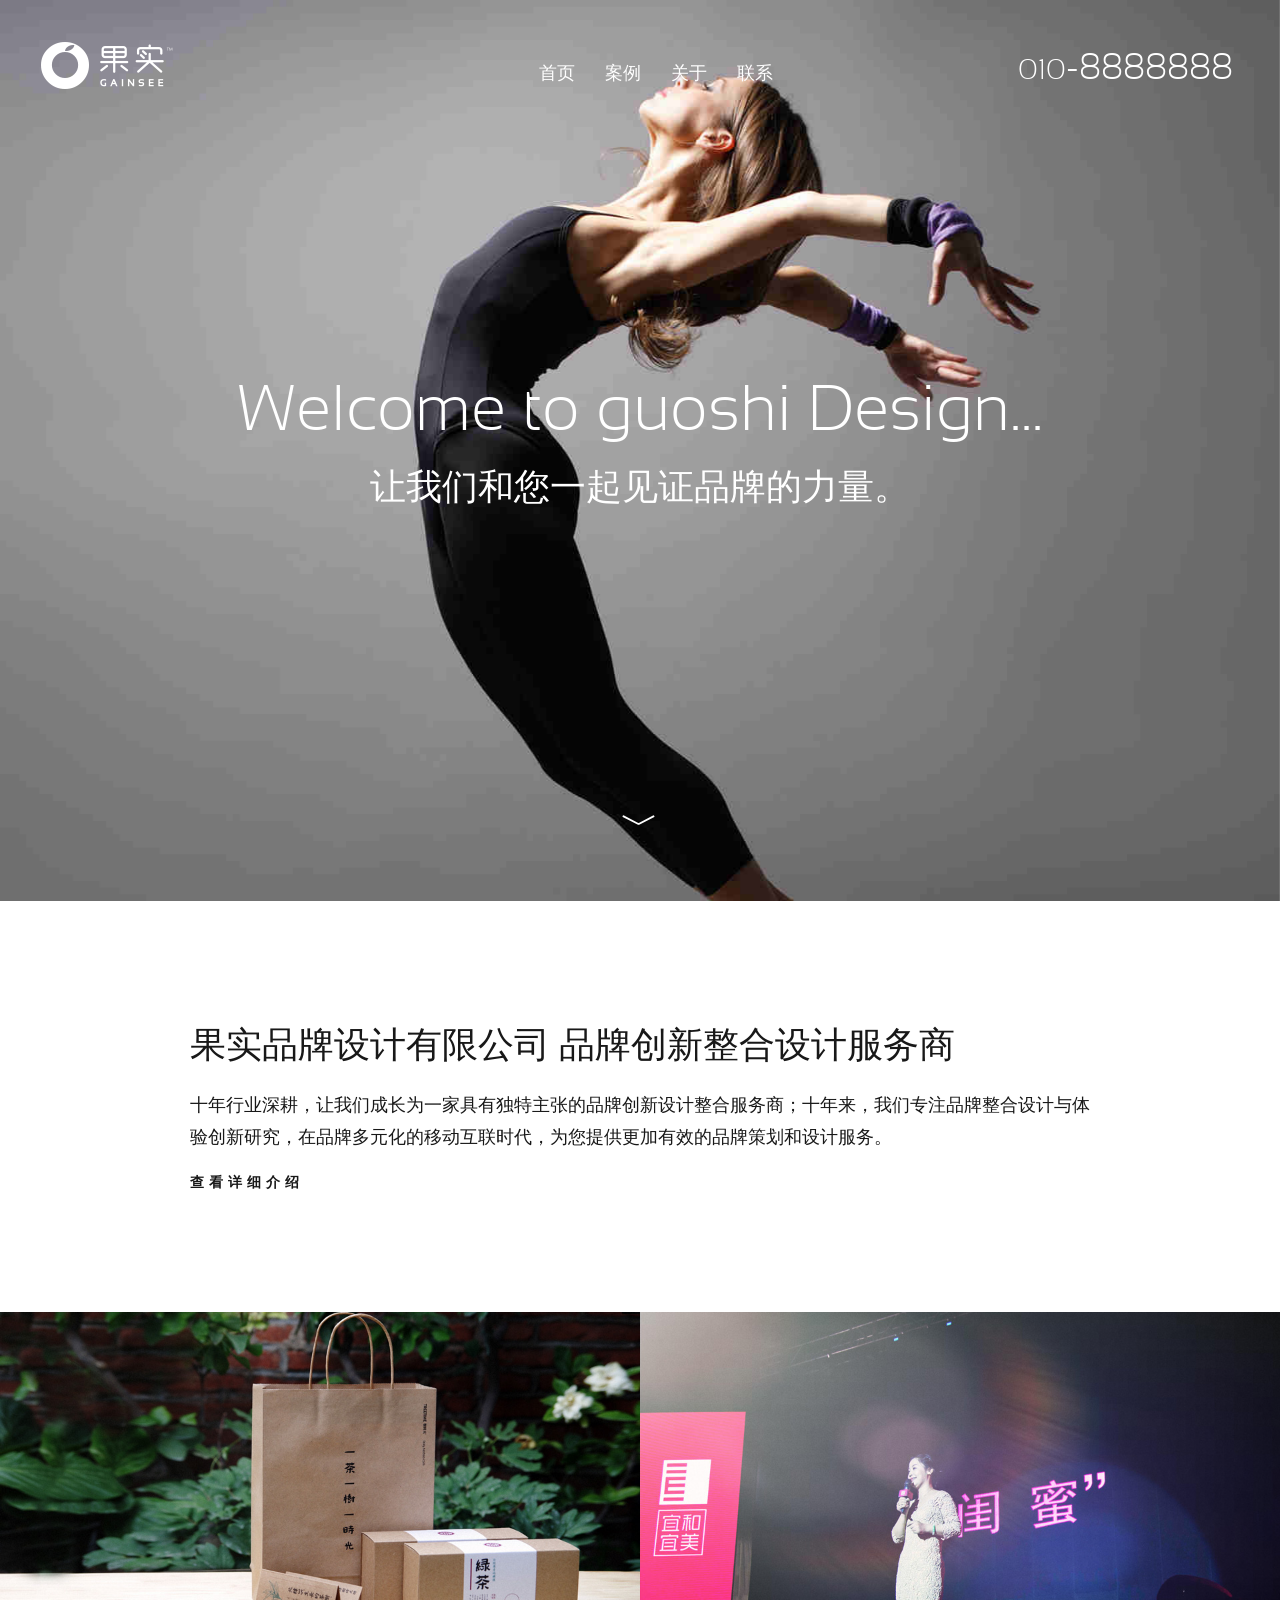
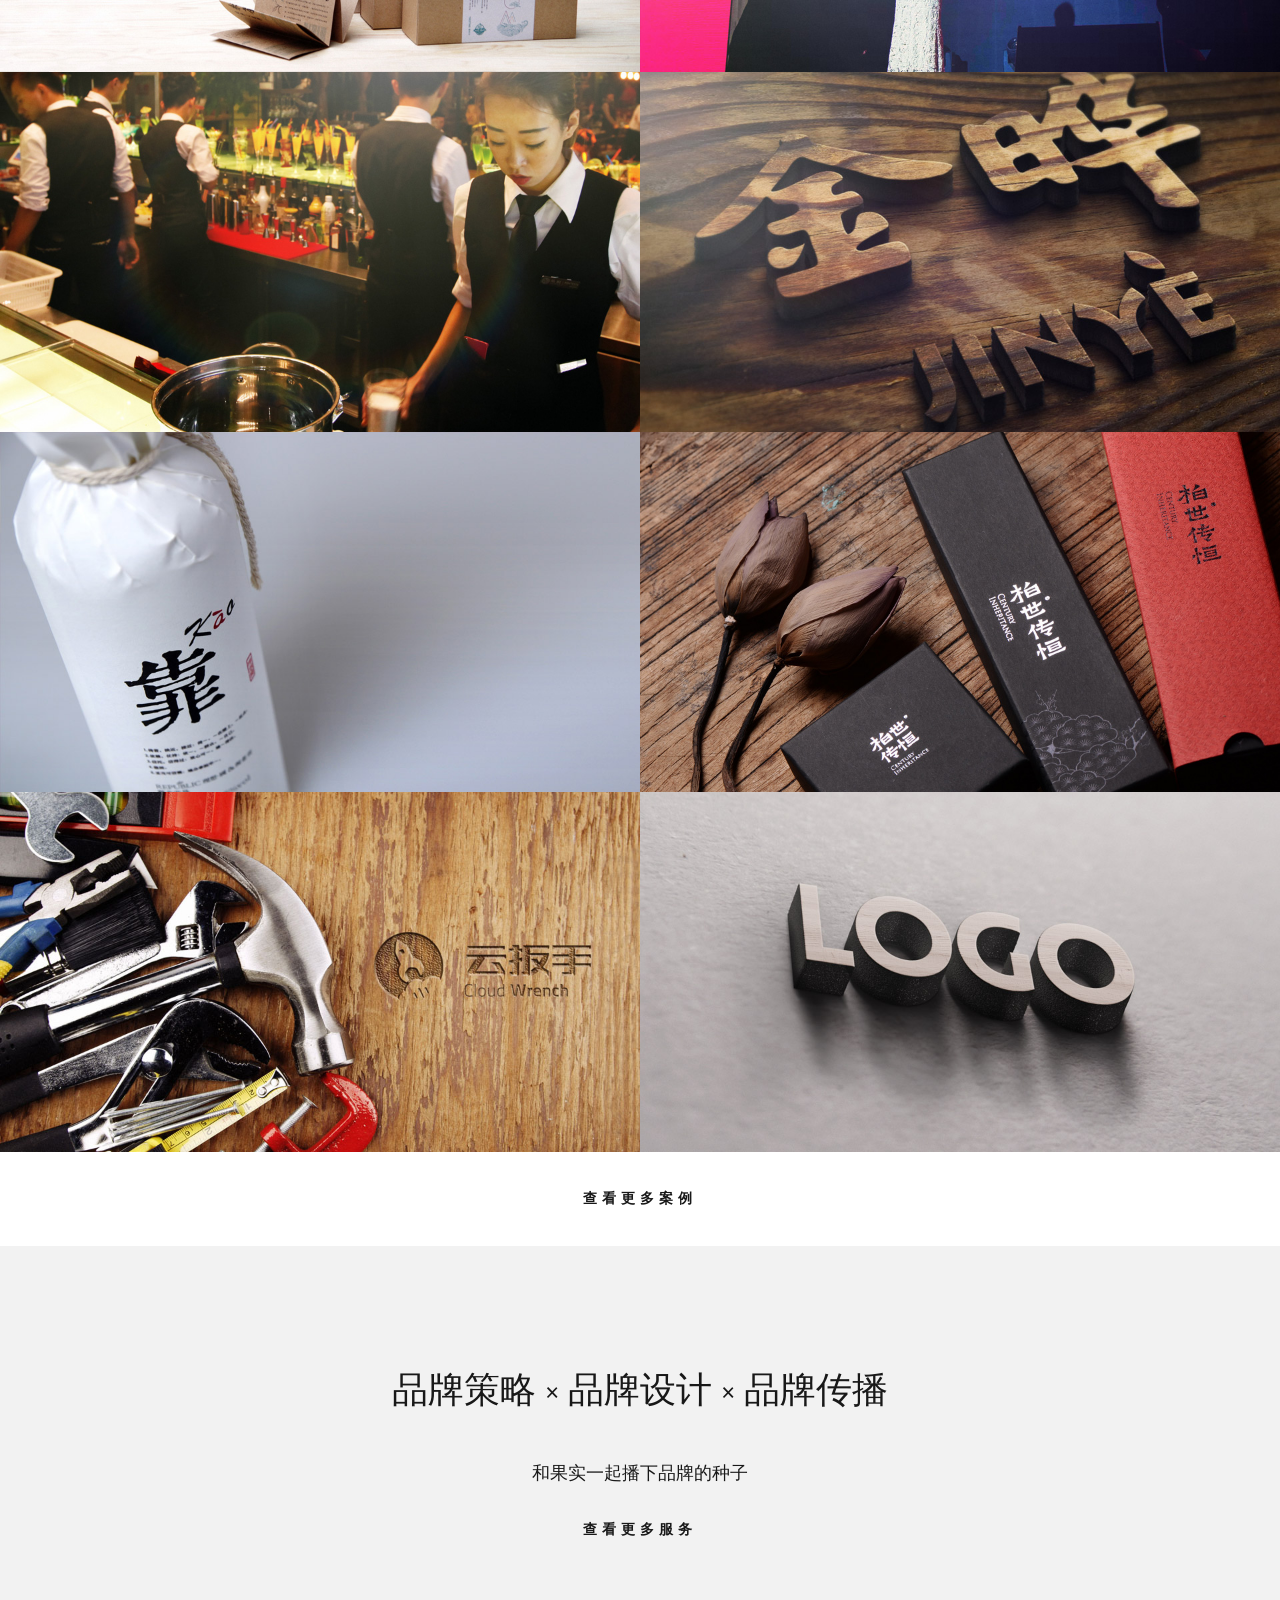
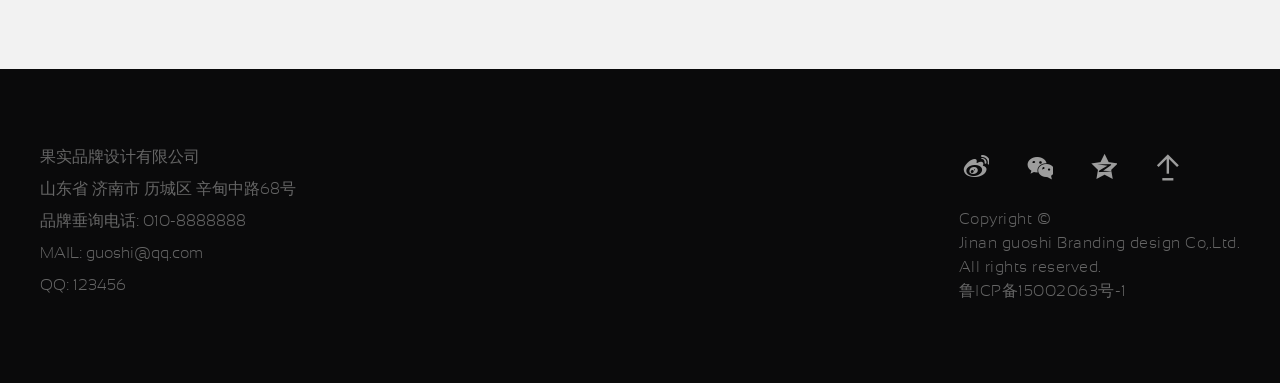
<file: index.html>
<!DOCTYPE html>
<html lang="en" class="js flexbox canvas canvastext webgl no-touch geolocation postmessage websqldatabase indexeddb hashchange history draganddrop websockets rgba hsla multiplebgs backgroundsize borderimage borderradius boxshadow textshadow opacity cssanimations csscolumns cssgradients cssreflections csstransforms csstransforms3d csstransitions fontface generatedcontent">
<head>

    <meta http-equiv="Content-Type" content="text/html; charset=utf-8">
    <meta http-equiv="X-UA-Compatible" content="IE=edge">
    <meta name="viewport" content="width=device-width, initial-scale=1, maximum-scale=1, user-scalable=no">
    <meta name="format-detection" content="telephone=no"/>
    <meta name="renderer" content="webkit">
    <meta name="baidu-site-verification" content="HuKZbEtsCC" />
    <title>果实 | guoshi</title>
    <link type="text/css" rel="stylesheet" href="css/style.css">
    <link rel="stylesheet" href="css/bootstrap.min.css">
    <link rel="stylesheet" href="css/theme.css">
    <link rel="stylesheet" href="css/main.min.css" />
    <link rel="stylesheet" href="css/gainseestyle.css" />
    <script src="js/main.min.js"></script>
    <!--[if lt IE 9]>
    <script src="//cdn.bootcss.com/html5shiv/3.7.2/html5shiv.min.js"></script>
    <script src="//cdn.bootcss.com/respond.js/1.4.2/respond.min.js"></script>
    <![endif]-->
    <script src="js/webplate.min.js"></script>
    <script src="js/script.min.js"></script>
    <script src="js/bootstrap.min.js"></script>
    <script src="js/headroom.min.js"></script>
    <script src="js/script.js"></script>
    <script async src="js/analytics.js"></script>

</head>


<body ryt12934="1">
<script>
    $(document).ready(function(){
        $("button").click(function(){
            $(".navbar-inverse").toggleClass("navbar-bg");
        });
        $(".news-item").click(function(){
            window.location=$(this).find("a").attr("href");
            return false;
        });
    });
</script>

<nav class="absolute">
    <div >
        <nav class="navbar navbar-inverse navbar-static-top ">
            <div class="container">
                <div class="navbar-header">
                    <button type="button" class="navbar-toggle collapsed" data-toggle="collapse" data-target="#navbar" aria-expanded="false" aria-controls="navbar">
                        <span class="sr-only">Toggle navigation</span>
                        <span class="icon-bar"></span>
                        <span class="icon-bar"></span>
                        <span class="icon-bar"></span>
                    </button>
                    <a class="navbar-brand logoaa" href="index.html">
                        VI
                    </a>
                </div>
                <div id="navbar" class="navbar-collapse collapse daohang">
                    <ul class="nav navbar-nav navbar-right">
                        <li><a href='index.html'>首页</a></li>
                        <li><a href='anli.html'  rel='dropmenu1'><span>案例</span></a></li>
                        <li><a href='about.html' ><span>关于</span></a></li>
                        <li><a href='contact.html' ><span>联系</span></a></li>
                    </ul>
                </div>
                <div class="navbar-iphone">
                    <span>010</span>-8888888
                </div>
            </div>
        </nav>
    </div></nav>
<header class="stripe full">

    <div class="contain">

        <div  class="text-center-tight"><div class="inner">
            <h2>Welcome to guoshi Design...</h2>
            <h6>让我们和您一起见证品牌的力量。</h6>



        </div></div>

        <a href="javascript:;" class="anchor scroll-down fadeInDown"></a>


    </div>


    <div class="bg-image" style="background-image:url(img/index/1-160519102031223.jpg)"></div>

</header>
<div class="stripe">
    <div class="container1 anchor-scroll">
        <div class="row featurette">
            <div class="col-md-12" data-show="on-scroll">
                <h2>果实品牌设计有限公司  品牌创新整合设计服务商</h2>
                <p class="lead">十年行业深耕，让我们成长为一家具有独特主张的品牌创新设计整合服务商；十年来，我们专注品牌整合设计与体验创新研究，在品牌多元化的移动互联时代，为您提供更加有效的品牌策划和设计服务。</p>
                <a href="http://www.guoshi.com/about" class="btn-outline">查看详细介绍</a>
            </div>
        </div>
    </div>

    <div class="container-fluid">


        <section class="work-list" >
            <div class="inner" id="work-feed">

                <article class="work-item " data-show="on-scroll" >
                    <a href="">
                        <picture>
                            <img src='img/index/1-160309134I30-L.jpg' border='0' width='120' height='120' alt='树时光绿茶品牌全案策划设计'>
                        </picture>
                        <div class="content">
                            <div>
                                <div>
                                    <h1>树时光 TreeTime</h1>
                                    <h2>树时光绿茶品牌全案策划设计</h2>
                                </div>
                            </div>
                        </div></a>
                </article>

            </div>
        </section>
        <section class="work-list" >
            <div class="inner" id="work-feed">

                <article class="work-item " data-show="on-scroll" >
                    <a href="">
                        <picture>
                            <img src='img/index/1-16030G544460-L.jpg' border='0' width='120' height='120' alt='宜和宜美定制家具全案设计'>
                        </picture>
                        <div class="content">
                            <div>
                                <div>
                                    <h1>济南宜和宜美家居</h1>
                                    <h2>宜和宜美定制家具全案设计</h2>
                                </div>
                            </div>
                        </div></a>
                </article>

            </div>
        </section>
        <section class="work-list" >
            <div class="inner" id="work-feed">

                <article class="work-item " data-show="on-scroll" >
                    <a href="">
                        <picture>
                            <img src='img/index/1-1604211K2050-L.jpg' border='0' width='120' height='120' alt='品町音乐餐厅品牌整合设计'>
                        </picture>
                        <div class="content">
                            <div>
                                <div>
                                    <h1>品町音乐餐厅</h1>
                                    <h2>品町音乐餐厅品牌整合设计</h2>
                                </div>
                            </div>
                        </div></a>
                </article>

            </div>
        </section>
        <section class="work-list" >
            <div class="inner" id="work-feed">

                <article class="work-item " data-show="on-scroll" >
                    <a href="">
                        <picture>
                            <img src='img/index/1-1603251TG70-L.jpg' border='0' width='120' height='120' alt='金晔食品品牌全案设计'>
                        </picture>
                        <div class="content">
                            <div>
                                <div>
                                    <h1>济南金晔食品有限</h1>
                                    <h2>金晔食品品牌全案设计</h2>
                                </div>
                            </div>
                        </div></a>
                </article>

            </div>
        </section>
        <section class="work-list" >
            <div class="inner" id="work-feed">

                <article class="work-item " data-show="on-scroll" >
                    <a href="">
                        <picture>
                            <img src='img/index/1-16030Q000290-L.jpg' border='0' width='120' height='120' alt='靠上酒'>
                        </picture>
                        <div class="content">
                            <div>
                                <div>
                                    <h1>理想国&阁老贡</h1>
                                    <h2>靠上酒</h2>
                                </div>
                            </div>
                        </div></a>
                </article>

            </div>
        </section>
        <section class="work-list" >
            <div class="inner" id="work-feed">

                <article class="work-item " data-show="on-scroll" >
                    <a href="">
                        <picture>
                            <img src='img/index/1-16030H02A20-L.jpg' border='0' width='120' height='120' alt='柏世传恒-琥珀艺术家'>
                        </picture>
                        <div class="content">
                            <div>
                                <div>
                                    <h1>济南柏世传恒珠宝</h1>
                                    <h2>柏世传恒-琥珀艺术家</h2>
                                </div>
                            </div>
                        </div></a>
                </article>

            </div>
        </section>
        <section class="work-list" >
            <div class="inner" id="work-feed">

                <article class="work-item " data-show="on-scroll" >
                    <a href="">
                        <picture>
                            <img src='img/index/1-1604191S6230-L.jpg' border='0' width='120' height='120' alt='云扳手全案品牌策划设计'>
                        </picture>
                        <div class="content">
                            <div>
                                <div>
                                    <h1>山东溯本电子商务有限公司</h1>
                                    <h2>云扳手全案品牌策划设计</h2>
                                </div>
                            </div>
                        </div></a>
                </article>

            </div>
        </section>
        <section class="work-list" >
            <div class="inner" id="work-feed">

                <article class="work-item " data-show="on-scroll" >
                    <a href="#">
                        <picture>
                            <img src='img/index/1-1603241H1390-L.jpg' border='0' width='120' height='120' alt='果实设计部分LOGO合集'>
                        </picture>
                        <div class="content">
                            <div>
                                <div>
                                    <h1>guoshi Design</h1>
                                    <h2>果实设计部分LOGO合集</h2>
                                </div>
                            </div>
                        </div></a>
                </article>

            </div>
        </section>
    </div>
    <a class="full-btn btn-outline" id="show-more" href="#" data-show="on-scroll">查看更多案例</a>



    <div class="container-fluid">
        <div class="row featurette qrcode">
            <div class="col-lg-12" data-show="on-scroll">
                <h2>品牌策略 × 品牌设计 × 品牌传播 </h2><br>
                <h4>和果实一起播下品牌的种子</h4><br>
                <h5><a href="#" class="btn-outline">查看更多服务</a></h5>
            </div>
        </div>
    </div>
</div>
<footer class="footer">

    <div class="nav">
        <ul id="menu">
            <li>果实品牌设计有限公司</li>
            <li>山东省 济南市 历城区 辛甸中路68号</li>
            <li>品牌垂询电话: 010-8888888</li>
            <li>MAIL: guoshi@qq.com  </li>
            <li>QQ: 123456</li>
        </ul>
    </div>
    <div class="info">
        <ul id="social-menu">


            <li ><a href="#"  target="_blank" rel="external">f</a></li>
            <li ><a href="#" target="_blank" rel="external">g</a></li>
            <li ><a href="#" target="_blank" rel="external">h</a></li>
            <li ><a href="#"  rel="external">U</a></li>


        </ul>
        <p class="copyright"><a href="#">Copyright © </a><br />Jinan guoshi Branding design Co,.Ltd.<br>
            All rights reserved. <br>
            鲁ICP备15002063号-1 </p>
</footer>



</body></html>
</file>
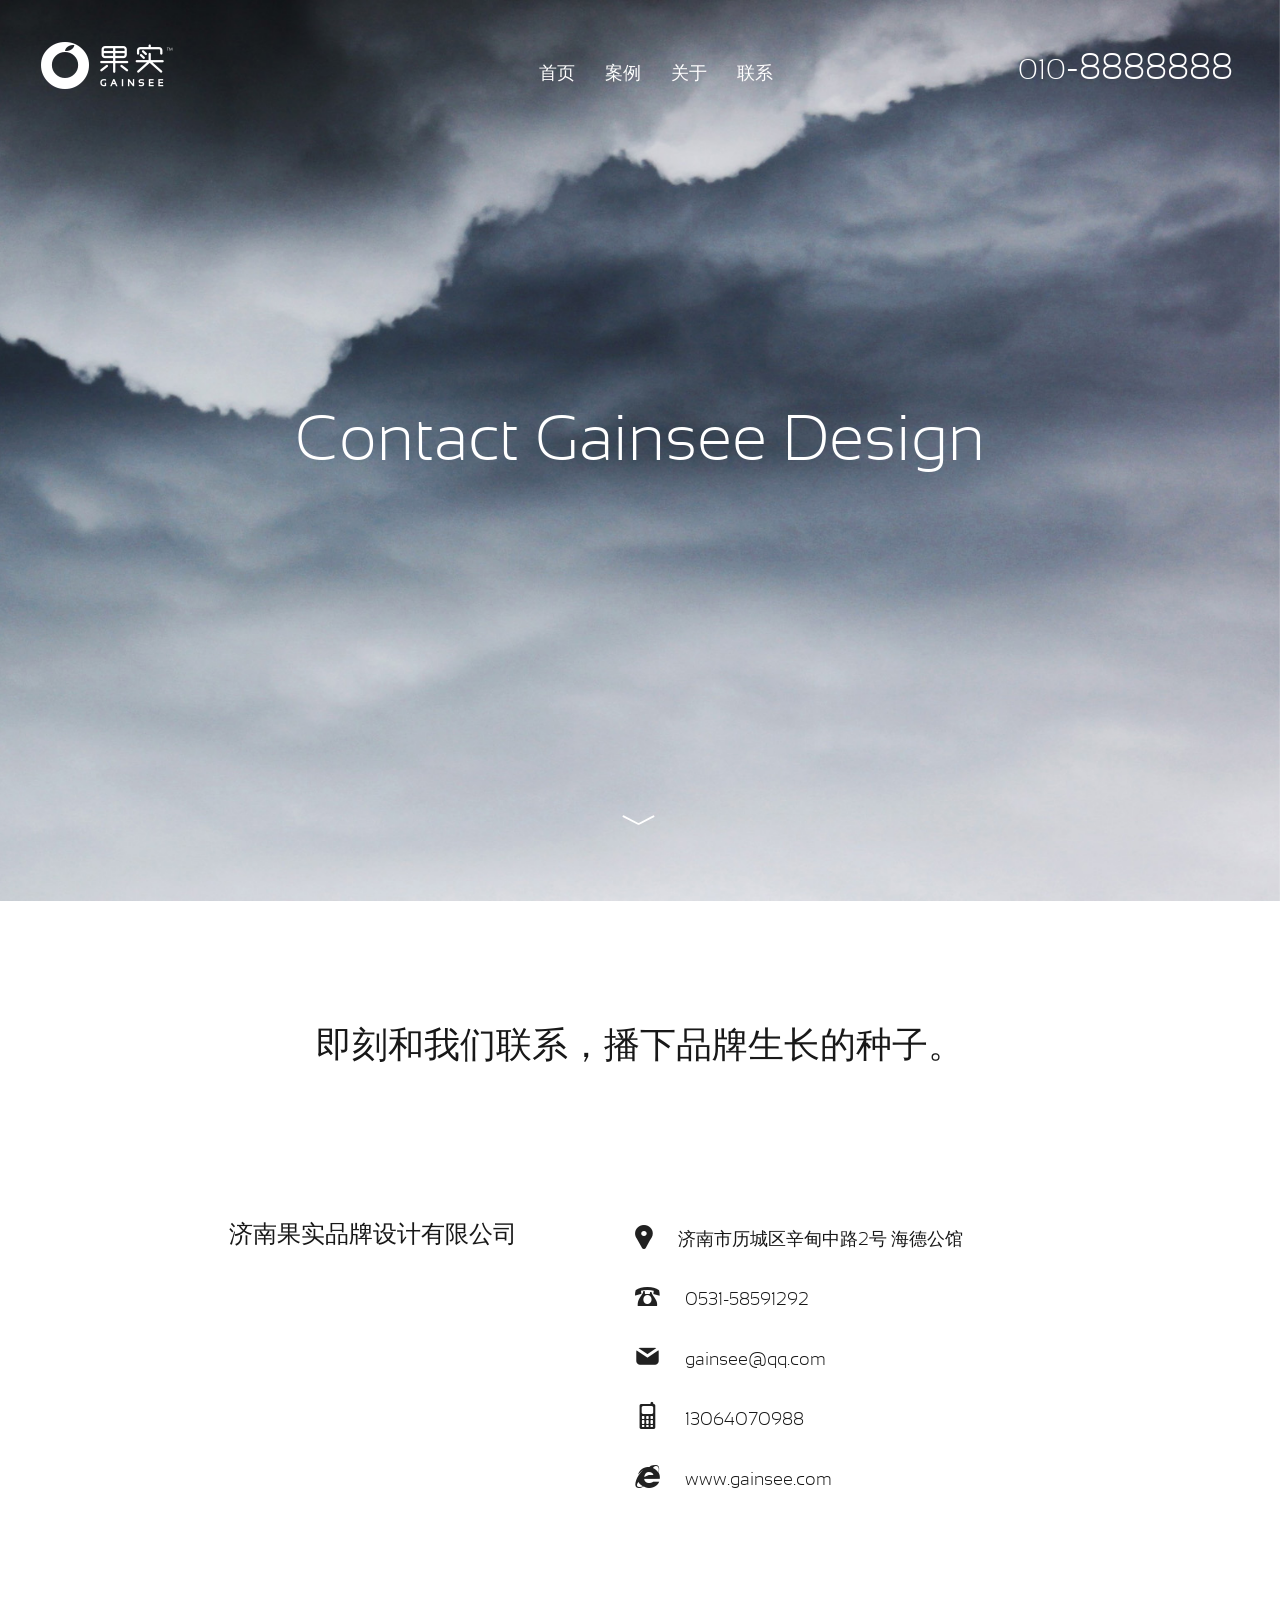
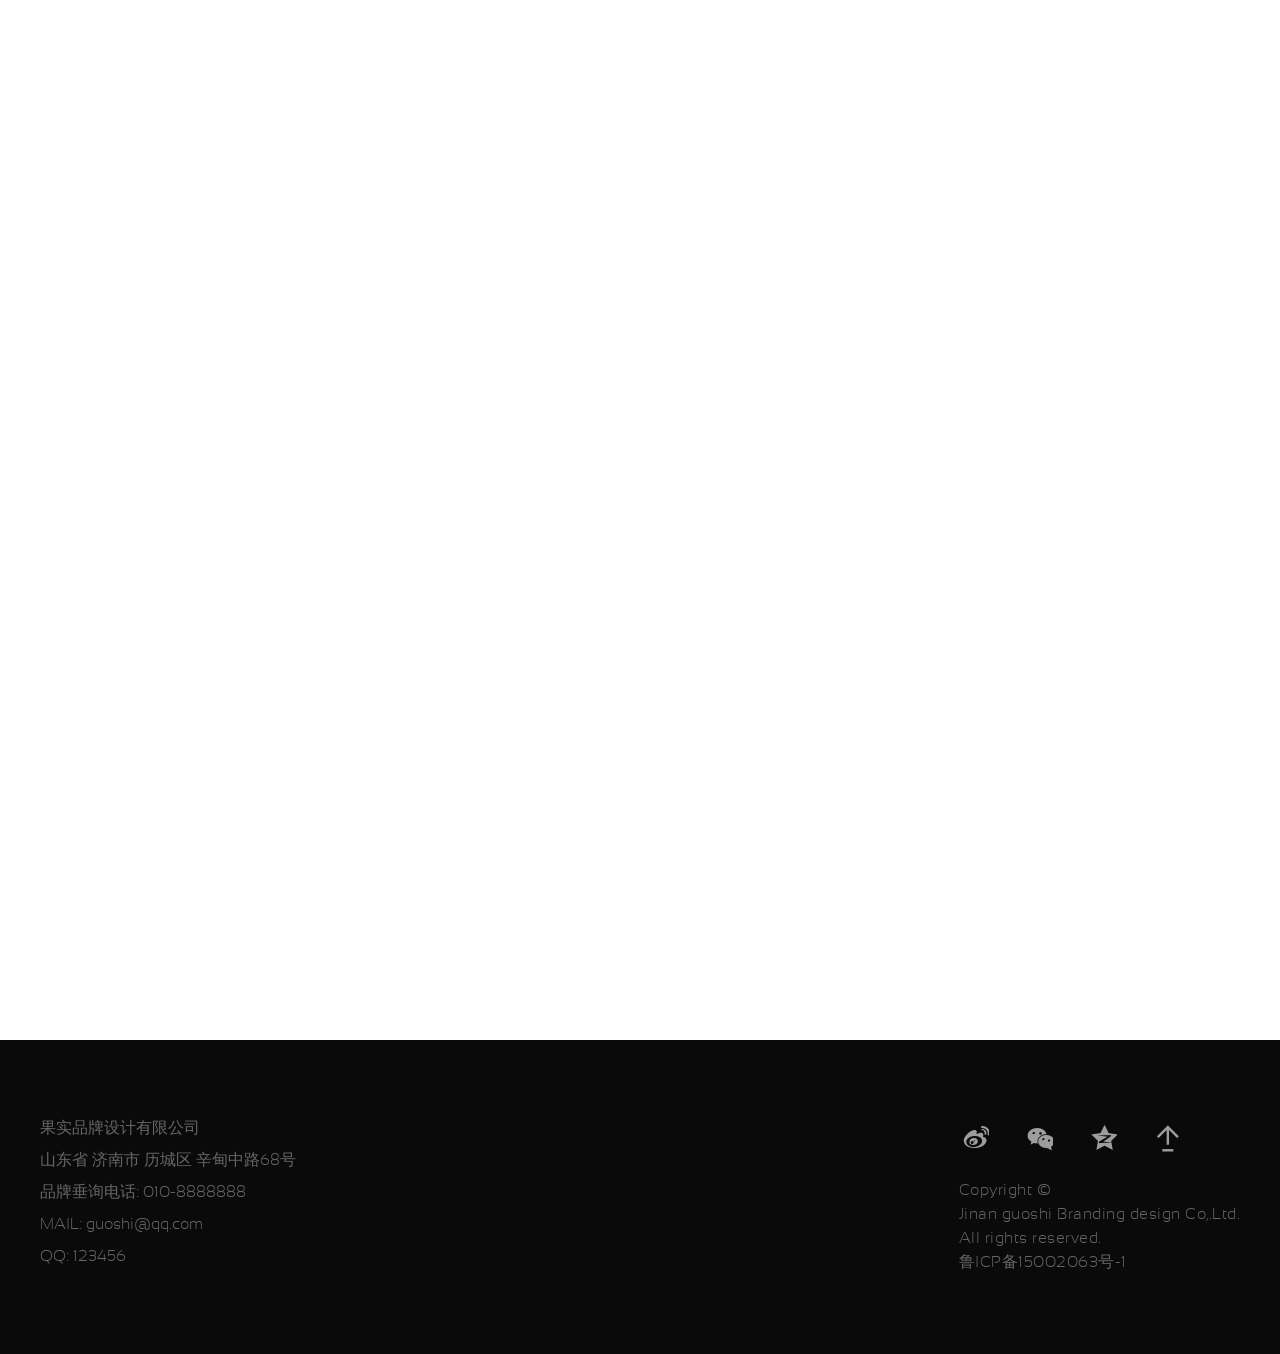
<file: contact.html>
<!DOCTYPE html>
<html lang="en" class="js flexbox canvas canvastext webgl no-touch geolocation postmessage websqldatabase indexeddb hashchange history draganddrop websockets rgba hsla multiplebgs backgroundsize borderimage borderradius boxshadow textshadow opacity cssanimations csscolumns cssgradients cssreflections csstransforms csstransforms3d csstransitions fontface generatedcontent">
<head>

    <meta http-equiv="Content-Type" content="text/html; charset=utf-8">
    <meta http-equiv="X-UA-Compatible" content="IE=edge">
    <meta name="viewport" content="width=device-width, initial-scale=1, maximum-scale=1, user-scalable=no">
    <meta name="renderer" content="webkit">
    <meta name="format-detection" content="telephone=no"/>
    <title>联系</title>
    <link type="text/css" rel="stylesheet" href="css/style.css">
    <link rel="stylesheet" href="css/bootstrap.min.css">
    <link rel="stylesheet" href="css/theme.css">
    <link rel="stylesheet" href="css/main.min.css" />
    <link rel="stylesheet" href="css/gainseestyle.css" />
    <style>html,body{margin:0;padding:0;}
    .iw_poi_title {color:#CC5522;font-size:14px;font-weight:bold;overflow:hidden;padding-right:13px;white-space:nowrap}
    .iw_poi_content {font:12px arial,sans-serif;overflow:visible;padding-top:4px;white-space:-moz-pre-wrap;word-wrap:break-word}</style>
    <!--[if lt IE 9]>
    <script src="//cdn.bootcss.com/html5shiv/3.7.2/html5shiv.min.js"></script>
    <script src="//cdn.bootcss.com/respond.js/1.4.2/respond.min.js"></script>
    <![endif]-->

    <script src="js/webplate.min.js"></script>
    <script src="js/script.min.js"></script>
    <script src="js/bootstrap.min.js"></script>
    <script src="js/headroom.min.js"></script>
    <script src="js/script.js"></script>
    <script src="js/analytics.js"></script>
</head>

<body ryt12934="1">
<script>
    $(document).ready(function(){
        $("button").click(function(){
            $(".navbar-inverse").toggleClass("navbar-bg");
        });
        $(".news-item").click(function(){
            window.location=$(this).find("a").attr("href");
            return false;
        });
    });
</script>

<nav class="absolute">
    <div >
        <nav class="navbar navbar-inverse navbar-static-top ">
            <div class="container">
                <div class="navbar-header">
                    <button type="button" class="navbar-toggle collapsed" data-toggle="collapse" data-target="#navbar" aria-expanded="false" aria-controls="navbar">
                        <span class="sr-only">Toggle navigation</span>
                        <span class="icon-bar"></span>
                        <span class="icon-bar"></span>
                        <span class="icon-bar"></span>
                    </button>
                    <a class="navbar-brand logoaa" href="index.html">
                        VI
                    </a>
                </div>
                <div id="navbar" class="navbar-collapse collapse daohang">
                    <ul class="nav navbar-nav navbar-right">
                        <li><a href='index.html'>首页</a></li>
                        <li><a href='anli.html'  rel='dropmenu1'><span>案例</span></a></li>
                        <li><a href='about.html' ><span>关于</span></a></li>
                        <li><a href='contact.html' ><span>联系</span></a></li>
                    </ul>
                </div>
                <div class="navbar-iphone">
                    <span>010</span>-8888888
                </div>
            </div>
        </nav>
    </div></nav>

<header class="stripe full">

    <div class="contain">

        <div  class="text-center-tight"><div class="inner">
            <h2>Contact Gainsee Design</h2>
            <h6></h6>
        </div></div>
        <a href="javascript:;" class="anchor scroll-down fadeInDown"></a>
    </div>



    <div class="bg-image" style="background-image:url(img/contact/1-16030G91952427.jpg)"></div>


</header>
<div class="stripe">

    <div class="container-fluid anchor-scroll">
        <div class="row featurette" align="center">
            <div class="col-lg-12">
                <h2>即刻和我们联系，播下品牌生长的种子。 </h2>

            </div>
        </div>
    </div>

    <div class="lianxi">
        <div class="lxleft" >济南果实品牌设计有限公司</div>
        <div  class="lxright" >
            <ul>
                <li ><i class="fa-lg fa">d</i>济南市历城区辛甸中路2号 海德公馆</li>
                <li><i class="fa-lg fa">e</i>0531-58591292</li>
                <li><i class="fa-lg fa">b</i>gainsee@qq.com</li>
                <li><i class="fa-lg fa">a</i>13064070988</li>
                <li><i class="fa-lg fa">c</i>www.gainsee.com</li>
            </ul>
        </div>
        <div style="clear:both"></div>
    </div>
    <div  class="ditu" id="dituContent"></div>
</div>



<footer class="footer">

    <div class="nav">
        <ul id="menu">
            <li>果实品牌设计有限公司</li>
            <li>山东省 济南市 历城区 辛甸中路68号</li>
            <li>品牌垂询电话: 010-8888888</li>
            <li>MAIL: guoshi@qq.com  </li>
            <li>QQ: 123456</li>
        </ul>
    </div>
    <div class="info">
        <ul id="social-menu">


            <li ><a href="#"  target="_blank" rel="external">f</a></li>
            <li ><a href="#" target="_blank" rel="external">g</a></li>
            <li ><a href="#" target="_blank" rel="external">h</a></li>
            <li ><a href="#"  rel="external">U</a></li>


        </ul>
        <p class="copyright"><a href="#">Copyright © </a><br />Jinan guoshi Branding design Co,.Ltd.<br>
            All rights reserved. <br>
            鲁ICP备15002063号-1 </p>
</footer>


<script src="http://api.map.baidu.com/api?key=&v=1.1&services=true"></script>
<script>
$(function(){
 //创建和初始化地图函数：
    function initMap(){
        createMap();//创建地图
        setMapEvent();//设置地图事件
        addMapControl();//向地图添加控件
        addMarker();//向地图中添加marker
    }

    //创建地图函数：
    function createMap(){
        var map = new BMap.Map("dituContent");//在百度地图容器中创建一个地图
        var point = new BMap.Point(117.08552,36.70015);//定义一个中心点坐标
        map.centerAndZoom(point,17);//设定地图的中心点和坐标并将地图显示在地图容器中
        window.map = map;//将map变量存储在全局
    }

    //地图事件设置函数：
    function setMapEvent(){
        map.enableDragging();//启用地图拖拽事件，默认启用(可不写)
        map.disableScrollWheelZoom();//禁用地图滚轮放大缩小，默认禁用(可不写)
        map.enableDoubleClickZoom();//启用鼠标双击放大，默认启用(可不写)
        map.enableKeyboard();//启用键盘上下左右键移动地图
    }

    //地图控件添加函数：
    function addMapControl(){
        //向地图中添加缩放控件
        var ctrl_nav = new BMap.NavigationControl({anchor:BMAP_ANCHOR_TOP_LEFT,type:BMAP_NAVIGATION_CONTROL_LARGE});
        map.addControl(ctrl_nav);
        //向地图中添加缩略图控件
        var ctrl_ove = new BMap.OverviewMapControl({anchor:BMAP_ANCHOR_BOTTOM_RIGHT,isOpen:1});
        map.addControl(ctrl_ove);
        //向地图中添加比例尺控件
        var ctrl_sca = new BMap.ScaleControl({anchor:BMAP_ANCHOR_BOTTOM_LEFT});
        map.addControl(ctrl_sca);
    }

    //标注点数组
    var markerArr = [{title:"济南果实品牌设计有限公司",content:"5.济南果实品牌设计有限公司",point:"117.0849|36.700425",isOpen:0,icon:{w:23,h:25,l:46,t:21,x:9,lb:12}}
    ];
    //创建marker
    function addMarker(){
        for(var i=0;i<markerArr.length;i++){
            var json = markerArr[i];
            var p0 = json.point.split("|")[0];
            var p1 = json.point.split("|")[1];
            var point = new BMap.Point(p0,p1);
            var iconImg = createIcon(json.icon);
            var marker = new BMap.Marker(point,{icon:iconImg});
            var iw = createInfoWindow(i);
            var label = new BMap.Label(json.title,{"offset":new BMap.Size(json.icon.lb-json.icon.x+10,-20)});
            marker.setLabel(label);
            map.addOverlay(marker);
            label.setStyle({
                borderColor:"#808080",
                color:"#333",
                cursor:"pointer"
            });

            (function(){
                var index = i;
                var _iw = createInfoWindow(i);
                var _marker = marker;
                _marker.addEventListener("click",function(){
                    this.openInfoWindow(_iw);
                });
                _iw.addEventListener("open",function(){
                    _marker.getLabel().hide();
                })
                _iw.addEventListener("close",function(){
                    _marker.getLabel().show();
                })
                label.addEventListener("click",function(){
                    _marker.openInfoWindow(_iw);
                })
                if(!!json.isOpen){
                    label.hide();
                    _marker.openInfoWindow(_iw);
                }
            })()
        }
    }
    //创建InfoWindow
    function createInfoWindow(i){
        var json = markerArr[i];
        var iw = new BMap.InfoWindow("<b class='iw_poi_title' title='" + json.title + "'>" + json.title + "</b><div class='iw_poi_content'>"+json.content+"</div>");
        return iw;
    }
    //创建一个Icon
    function createIcon(json){
        var icon = new BMap.Icon("http://app.baidu.com/map/images/us_mk_icon.png", new BMap.Size(json.w,json.h),{imageOffset: new BMap.Size(-json.l,-json.t),infoWindowOffset:new BMap.Size(json.lb+5,1),offset:new BMap.Size(json.x,json.h)})
        return icon;
    }

    initMap();//创建和初始化地图
})

</script>

</body></html>
</file>
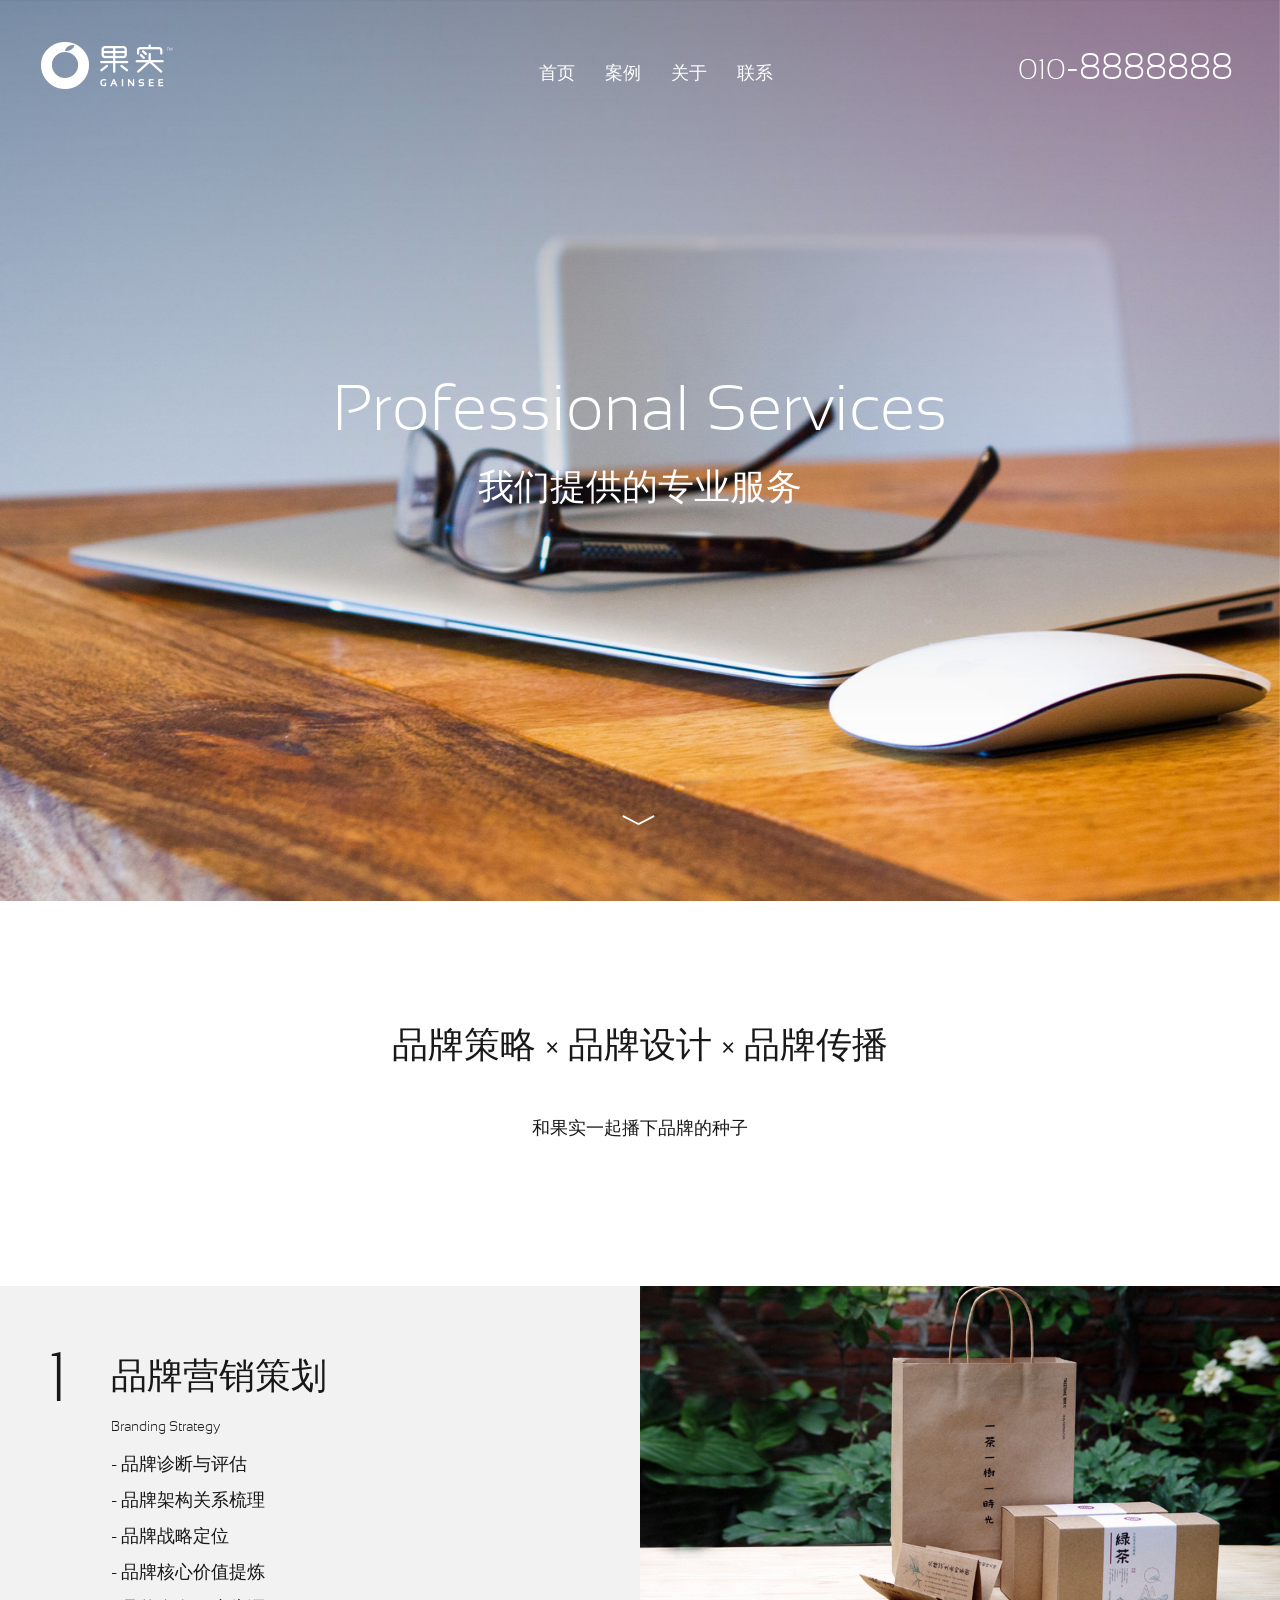
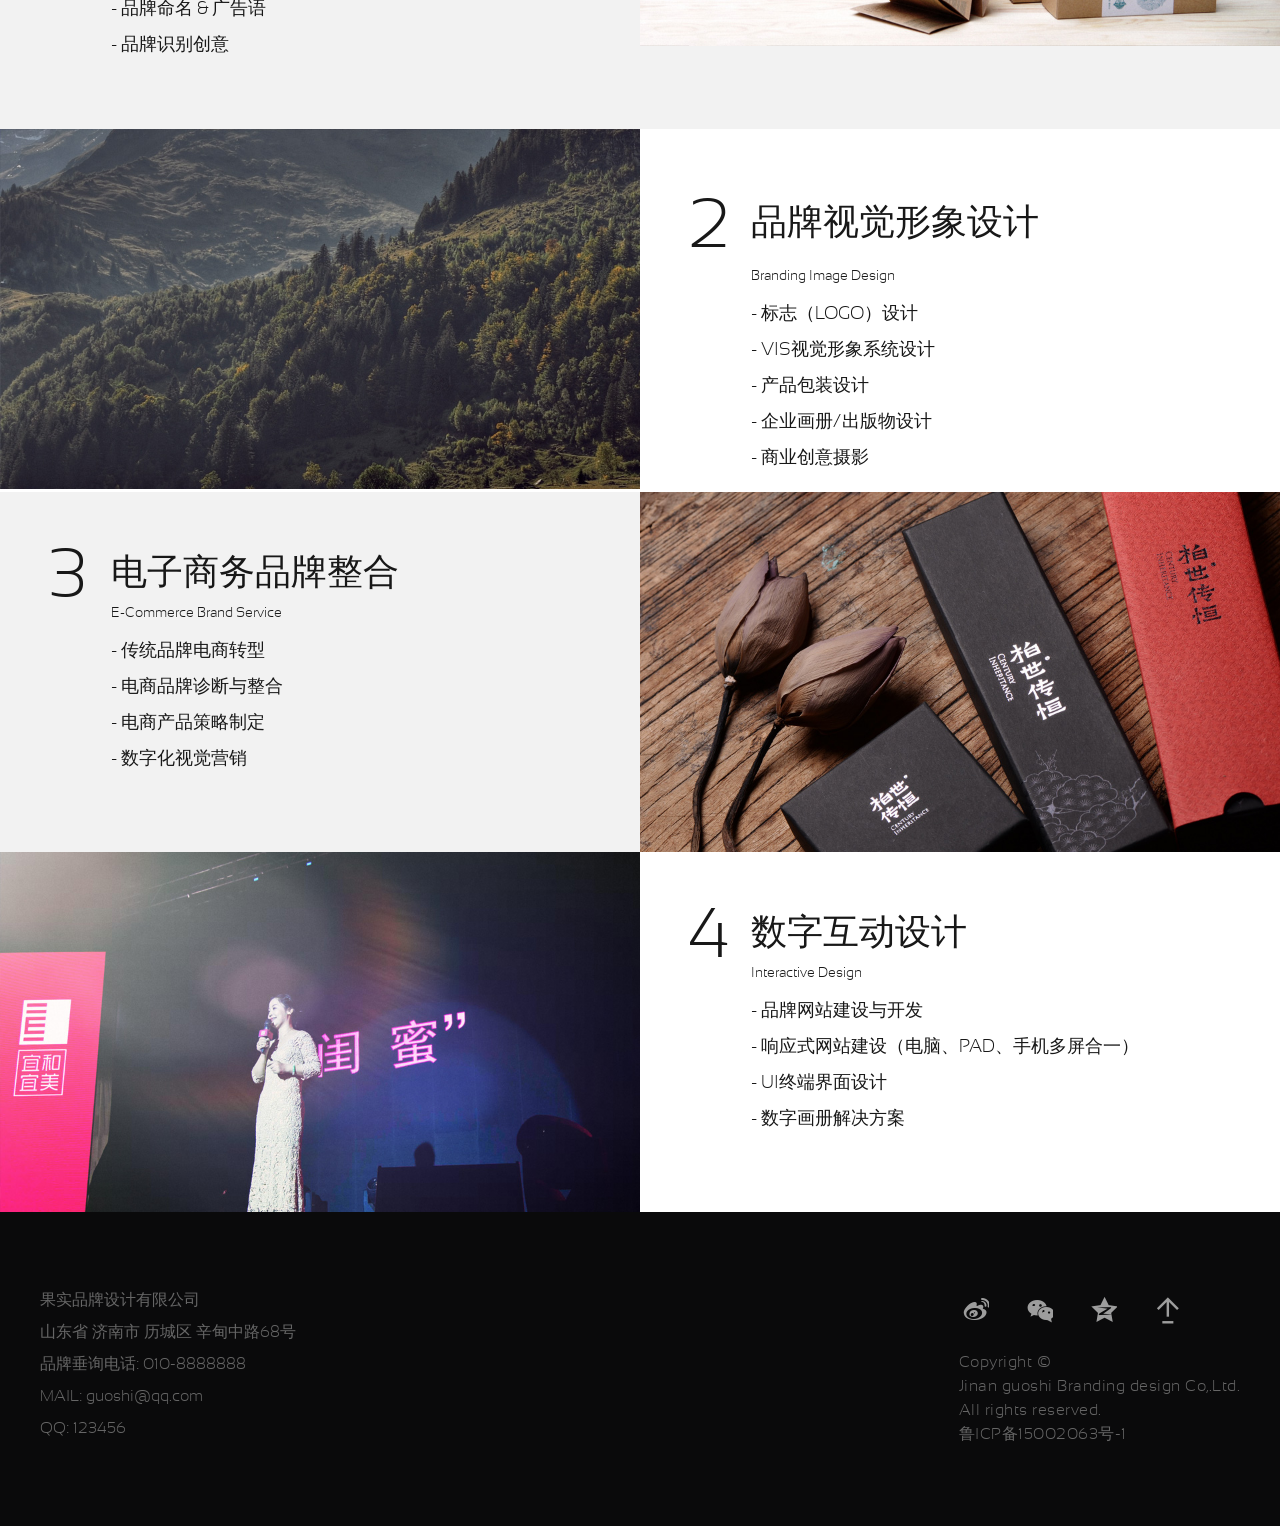
<file: service.html>
<!DOCTYPE html>
<html lang="en" class="js flexbox canvas canvastext webgl no-touch geolocation postmessage websqldatabase indexeddb hashchange history draganddrop websockets rgba hsla multiplebgs backgroundsize borderimage borderradius boxshadow textshadow opacity cssanimations csscolumns cssgradients cssreflections csstransforms csstransforms3d csstransitions fontface generatedcontent">
<head>

    <meta http-equiv="Content-Type" content="text/html; charset=utf-8">
    <meta http-equiv="X-UA-Compatible" content="IE=edge">
    <meta name="viewport" content="width=device-width, initial-scale=1, maximum-scale=1, user-scalable=no">
    <meta name="renderer" content="webkit">
    <meta name="format-detection" content="telephone=no"/>
    <title>服务</title>
    <link type="text/css" rel="stylesheet" href="css/style.css">
    <link rel="stylesheet" href="css/bootstrap.min.css">
    <link rel="stylesheet" href="css/theme.css">
    <link rel="stylesheet" href="css/fuwu.css" />
    <link rel="stylesheet" href="css/main.min.css" />
    <link rel="stylesheet" href="css/gainseestyle.css" />
    <script src="js/main.min.js"></script>
    <!--[if lt IE 9]>
    <script src="//cdn.bootcss.com/html5shiv/3.7.2/html5shiv.min.js"></script>
    <script src="//cdn.bootcss.com/respond.js/1.4.2/respond.min.js"></script>
    <![endif]-->
    <script src="js/webplate.min.js"></script>
    <script src="js/script.min.js"></script>
    <script src="js/bootstrap.min.js"></script>
    <script src="js/headroom.min.js"></script>
    <script src="js/script.js"></script>
    <script async src="js/analytics.js"></script>
</head>

<body ryt12934="1">
<script>
    $(document).ready(function(){
        $("button").click(function(){
            $(".navbar-inverse").toggleClass("navbar-bg");
        });
        $(".news-item").click(function(){
            window.location=$(this).find("a").attr("href");
            return false;
        });
    });
</script>

<nav class="absolute">
    <div >
        <nav class="navbar navbar-inverse navbar-static-top ">
            <div class="container">
                <div class="navbar-header">
                    <button type="button" class="navbar-toggle collapsed" data-toggle="collapse" data-target="#navbar" aria-expanded="false" aria-controls="navbar">
                        <span class="sr-only">Toggle navigation</span>
                        <span class="icon-bar"></span>
                        <span class="icon-bar"></span>
                        <span class="icon-bar"></span>
                    </button>
                    <a class="navbar-brand logoaa" href="index.html">
                        VI
                    </a>
                </div>
                <div id="navbar" class="navbar-collapse collapse daohang">
                    <ul class="nav navbar-nav navbar-right">
                        <li><a href='index.html'>首页</a></li>
                        <li><a href='anli.html'  rel='dropmenu1'><span>案例</span></a></li>
                        <li><a href='about.html' ><span>关于</span></a></li>
                        <li><a href='contact.html' ><span>联系</span></a></li>
                    </ul>
                </div>
                <div class="navbar-iphone">
                    <span>010</span>-8888888
                </div>
            </div>
        </nav>
    </div></nav>
<header class="stripe full">

    <div class="contain">

        <div  class="text-center-tight"><div class="inner">

            <h2>Professional Services</h2>
            <h6>我们提供的专业服务</h6>




        </div></div>

        <a href="javascript:;" class="anchor scroll-down fadeInDown"></a>


    </div>



    <div class="bg-image" style="background-image:url(img/service/1-16030G45535362.jpg)"></div>


</header>
<div class="stripe">
    <div class="container-fluid anchor-scroll">
        <div class="row featurette" align="center">
            <div class="col-lg-12">
                <h2>品牌策略 × 品牌设计 × 品牌传播  </h2><br>
                <h4>和果实一起播下品牌的种子</h4><br>

            </div>
        </div>
    </div>


    <section class="service service-dark service-product-and-service-design">
        <div class="service-description">
            <h1 style="line-height:42px;">品牌营销策划</h1>
            <h2>Branding Strategy</h2>
            <h3>
                - 品牌诊断与评估<br>
                - 品牌架构关系梳理<br>
                - 品牌战略定位<br>
                - 品牌核心价值提炼<br>
                - 品牌命名 & 广告语<br>
                - 品牌识别创意<br>
            </h3>
        </div>
        <div class="service-examples">
            <article class="work-item " data-show="on-scroll">
                <a href="">
                    <picture>
                        <!--[if IE 9]><video style="display: none;"><![endif]-->
                        <source srcset="img/service/1-160309134I30.jpg" media="(min-width: 1000px)">
                        <source srcset="img/service/1-160309134I30.jpg" media="(min-width: 600px)">
                        <source srcset="img/service/1-160309134I30.jpg">
                        <!--[if IE 9]></video><![endif]-->
                        <img src="img/service/1-160309134I30.jpg" srcset="img/service/1-160309134I30.jpg" alt="树时光TreeTime">
                    </picture></a>
                <div class="content">
                    <div>
                        <div>
                            <h1>相关案例</h1>
                            <h2>树时光茶品牌全案设计</h2>
                        </div>
                    </div>

                </div>

            </article>

        </div>
    </section>
    <section class="service-double-image">
        <article class="work-item " data-show="on-scroll" >
            <a href="">
                <picture>
                    <!--[if IE 9]><video style="display: none;"><![endif]-->
                    <source srcset="img/service/1-16030G954380-L.jpg" media="(min-width: 1000px)">
                    <source srcset="img/service/1-16030G954380-L.jpg" media="(min-width: 600px)">
                    <source srcset="img/service/1-16030G954380-L.jpg">
                    <!--[if IE 9]></video><![endif]-->
                    <img src="img/service/1-16030G954380-L.jpg" srcset="img/service/1-16030G954380-L.jpg" alt="柏世传恒">
                </picture></a>
            <div class="content">
                <div>
                    <div>
                        <h1>相关案例</h1>
                        <h2>黑虎山狩猎场品牌VI设计</h2>
                    </div>
                </div></div>
        </article>
        <section class="service service-business-transformation">
            <div class="service-description">
                <h1 style="line-height:48px;">品牌视觉形象设计</h1>
                <h2>Branding Image Design</h2>
                <h3>
                    - 标志（LOGO）设计<br>
                    - VIS视觉形象系统设计<br>
                    - 产品包装设计<br>
                    - 企业画册/出版物设计<br>
                    - 商业创意摄影<br>
                </h3>
            </div>
        </section>
    </section>
    <section class="service service-dark service-product-and-service-design">
        <div class="service-description">
            <h5 style="line-height:42px;">电子商务品牌整合</h1>
                <h2>E-Commerce Brand Service </h2>
                <h3>
                    - 传统品牌电商转型<br>
                    - 电商品牌诊断与整合<br>
                    - 电商产品策略制定<br>
                    - 数字化视觉营销<br>

                </h3>
        </div>
        <div class="service-examples">
            <article class="work-item " data-show="on-scroll" >
                <a href="">
                    <picture>
                        <!--[if IE 9]><video style="display: none;"><![endif]-->
                        <source srcset="img/service/1-16030H02A20-L.jpg" media="(min-width: 1000px)">
                        <source srcset="img/service/1-16030H02A20-L.jpg" media="(min-width: 600px)">
                        <source srcset="img/service/1-16030H02A20-L.jpg">
                        <!--[if IE 9]></video><![endif]-->
                        <img src="img/service/1-16030H02A20-L.jpg" srcset="img/service/1-16030H02A20-L.jpg" alt="柏世传恒">
                    </picture></a>
                <div class="content">
                    <div>
                        <div>
                            <h1>相关案例</h1>
                            <h2>柏世传恒首饰品牌设计</h2>
                        </div>
                    </div></div>
            </article>

        </div>
    </section>
    <section class="service-double-image">
        <article class="work-item " data-show="on-scroll" >
            <a href="">
                <picture>
                    <!--[if IE 9]><video style="display: none;"><![endif]-->
                    <source srcset="img/service/1-16030G544460-L.jpg" media="(min-width: 1000px)">
                    <source srcset="img/service/1-16030G544460-L.jpg" media="(min-width: 600px)">
                    <source srcset="img/service/1-16030G544460-L.jpg">
                    <!--[if IE 9]></video><![endif]-->
                    <img src="img/service/1-16030G544460-L.jpg" srcset="img/service/1-16030G544460-L.jpg" alt="Nike Training Club">
                </picture></a>
            <div class="content">
                <div>
                    <div>
                        <h1>相关案例</h1>
                        <h2>宜和宜美品牌全案设计</h2>
                    </div>
                </div>
            </div>
        </article>
        <section class="service service-business-transformation">
            <div class="service-description">
                <h6 style="line-height:42px;">数字互动设计</h1>
                    <h2>Interactive Design</h2>
                    <h3>
                        - 品牌网站建设与开发<br>
                        - 响应式网站建设（电脑、PAD、手机多屏合一）<br>
                        - UI终端界面设计<br>
                        - 数字画册解决方案<br>
                    </h3>
            </div>
        </section>
    </section>
</div>
<footer class="footer">

    <div class="nav">
        <ul id="menu">
            <li>果实品牌设计有限公司</li>
            <li>山东省 济南市 历城区 辛甸中路68号</li>
            <li>品牌垂询电话: 010-8888888</li>
            <li>MAIL: guoshi@qq.com  </li>
            <li>QQ: 123456</li>
        </ul>
    </div>
    <div class="info">
        <ul id="social-menu">


            <li ><a href="#"  target="_blank" rel="external">f</a></li>
            <li ><a href="#" target="_blank" rel="external">g</a></li>
            <li ><a href="#" target="_blank" rel="external">h</a></li>
            <li ><a href="#"  rel="external">U</a></li>


        </ul>
        <p class="copyright"><a href="#">Copyright © </a><br />Jinan guoshi Branding design Co,.Ltd.<br>
            All rights reserved. <br>
            鲁ICP备15002063号-1 </p>
</footer>



</body></html>
</file>
<file: css/style.css>
@media (min-width:1920px) {
.inner h2{ font-size:80px; color:#FFF}
.inner h6{ font-size:48px; color:#FFF}
}
@media (max-width: 1919px) {
.inner h2{ font-size:64px; color:#FFF}
.inner h6{ font-size:36px; color:#FFF}
}
@media (max-width: 768px) {
.inner h2{ font-size:48px; color:#FFF}
.inner h6{ font-size:24px; color:#FFF}
}

@media (max-width: 480px) {
.inner h2{ font-size:38px; color:#FFF; line-height:46px; text-align:left; margin-left:15px;}
.inner h6{ font-size:20px; color:#FFF; line-height:24px; text-align:left; margin-left:15px;}
}

.stripe {
	position: relative;
	width: 100%;
	background-color: #fff
}

.stripe:before,.stripe:after {
	content: " ";
	display: table
}

.stripe:after {
	clear: both
}




header.stripe .bg-image {
	position: absolute;
	top: 0;
	left: 0;
	width: 100%;
	height: 100%;
	background-position: center;
	background-repeat: no-repeat;
	background-size: cover;
	z-index: 0
}

header.stripe .contain {
    position: relative;
    z-index: 1;
}
.stripe .contain {
    margin: 0px auto;
   
}
.text-center-tight {
    display: table;
    position: absolute;
    width: 100%;
}
header.stripe .text-center-tight .inner {
   text-align: center;display: table-cell;
vertical-align: middle;
}
header.stripe .scroll-down {
    position: absolute;
    left: 50%;
    margin-left: -25px;
    margin-top: 100vh;
    color: #FFF;
    font-size: 38px;
    width: 50px;
    height: 50px;
    line-height: 50px;
    text-align: center;
    background-clip: padding-box;
    z-index: 1;
    transition: all 0.3s ease-out 0s;
	text-decoration:none;
}

@media (max-width: 480px) {
header.stripe .scroll-down {
	font-size: 24px;
	line-height:150px;
}
}
header.stripe .scroll-down::before {
    content: "﹀";
}
</file>
<file: css/theme.css>
/* 
* @Author: tiger
* @Date:   2015-10-20 19:34:32
* @Last Modified by:   tiger
* @Last Modified time: 2016-01-03 23:28:25
*/
*{ font-family:guoshi, "Microsoft YaHei UI","Microsoft YaHei",Arial,sans-serif,STHeiti,PingHei;

font-weight:lighter
}
nav.absolute {
    position: absolute;
}

nav {
	  padding-top: 18px;
    position: relative;
    width: 100%;
    padding-left: 16px;
    padding-right: 16px;
   
    z-index: 2;
}


@media (max-width: 768px) {
	nav {
	  padding-top: 0px;
    position: relative;
    width: 100%;
    padding-left: 0px;
    padding-right: 0px;
   
    z-index: 2;
}
.stripe .contain {
    margin: 0px auto;
    width: 100%;
}

.navbar-header{ padding:8px}




}
@media (min-width: 1024px) {
  .cover .paragraph {
    width: 70%;
    margin: 20px auto 0;
  }
}

@media (min-width: 1200px) {
  .cover-wrapper.decor {
    background-attachment: fixed;
  }
}

@media (max-width: 480px) {
  .cover-wrapper.video {
    margin-top: 50px;
  }
    .cover-wrapper video {
      opacity: 1;
    }
    .cover-wrapper .video-copy {
      position: relative;
      padding-top: 20px;
      padding-bottom: 70px;
      background-color: #00718f;
    }
}


header.headroom--unpinned {
  top: -50px;
}
  header > .container {
    padding-right: 0;
    padding-left: 0;
  }
    .navbar-inverse {
      margin-bottom: 0;
     
      border: none;
    }
      .navbar .container {
        width: auto;
      }
        .navbar-brand {
          padding: 10px 5px;
        }
        .navbar-inverse .navbar-collapse {
            border-color: rgba(29, 29, 29, 0.34);
        }
          .navbar-inverse .navbar-toggle {
            border-color: transparent;
            border-radius: 0;
          }
          .navbar-inverse .navbar-toggle:focus, 
          .navbar-inverse .navbar-toggle:hover {
            
          }
            .navbar-inverse .navbar-nav>li>a {
              color: #fff;
              font-size: 18px;
			  text-align:center
            }
            .navbar-inverse .navbar-nav>li>a:focus, 
            .navbar-inverse .navbar-nav>li>a:hover {
              color: #f90;
            }

@media (min-width: 768px) {
  header {
    margin-top: 0px;
  }
  header.headroom--unpinned {
    top: -70px;
  }
    header .container {
      padding-right: 20px;
      padding-left: 20px;
    }
}

/* FEATURETEE */
.featurette {
  padding-top: 60px;
  padding-bottom: 70px;
}
.featurette_anli {
  padding-top: 20px;
  padding-bottom: 20px;
}
.anlileft{ text-align:left}
  .anlileft a{ margin-right:15px; margin:20px 15px 20px 0px; color:#333; float:left}
  .anlileft a:hover{ color:#F90; text-decoration:none}

  .feature [class^=col-] {
    margin-top: 40px;
  }
    .featurette h2 {
      color: #181818;
    }
    .feature p {
      margin-bottom: 0;
    }

@media (min-width: 768px) {
  .feature [class^=col-] {
    margin-top: 0;
  }
}
@media (min-width: 1024px) {
	
  .featurette {
    padding-top: 120px;
    padding-bottom: 120px;
  }
    .featurette_anli {
    padding-top: 25px;
    padding-bottom: 25px;
  }
  .anlileft{ text-align:right}
  .anlileft a{ margin-right:50px; color:#333; float:right; font-size:18px}
  .anlileft a:hover{ color:#F90; text-decoration:none}

}

/* WORKS */
.works [class^=col-] {
  padding-right: 0;
  padding-left: 0;
}
  .works img {
    display: block;
    width: 100%;
  }

/* FLEXBOX */
.flexbox {
  position: absolute;
  top: 0;
  right: 0;
  bottom: 0;
  left: 0;
  color: #181818;
}
  .flexbox-inner {
    padding: 15px;
  }
    .flexbox-inner p {
      margin-top: 5px;
      margin-bottom: 0;
    }
    .flexbox-inner h3 {
      margin-top: 0;
    }

/* SHOWCASE */
.showcase {
  width: 100%;
  margin: 0 auto;
}
  .gutter {
    width: 3%;
  }
  .item {
    display: none;
    width: 48.5%;
  }
  .item.w2, 
  .item.w4 {
    width: 100%;
  }
    .showcase .item img {
      display: block;
      width: 100%;
      height: auto;
    }

@media (min-width: 768px) {
  .gutter {
    width: 2%;
  }
  .item {
    width: 32%;
  }
  .item.w2 {
    width: 66%;
  }
}

@media (min-width: 1024px) {
  .item {
    width: 23%;
  }
  .item.w2 {
    width: 48%;
  }
}

@media (min-width: 1280px) {
  .gutter {
    width: 20px;
  }
  .item {
    width: 275px;
  }
  .item.w2 {
    width: 570px;
  }
}

/* CONTACT */
@media (min-width: 768px) {
  .contact-wrapper {
    position: relative;
  }
  .contact-wrapper:before {
    position: absolute;
    top: 0;
    right: 0;
    bottom: 0;
    left: 50%;
    content: '';
    background: #f8f8f8;
  }
    .contact {
      padding-left: 40px;
    }
}

@media (min-width: 1024px) {
  .contact {
    padding-left: 80px;
  }
}

/* QRCODE */
.qrcode {
  background: #f2f2f2;
  color: #191919;
  text-align: center;
}
  .qrcode img {
    width: 90%;
  }

@media (min-width: 768px) {
  .qrcode img {
    width: auto;
  }
}



/* LINKS */
a, 
a:focus, 
a:hover {
  color: #8B8B8B;
}

/* P */
p {
  line-height: 1.5;
}

/* LEAD */
.lead {
  line-height: 32px;
}
@media (min-width: 768px) {
  .lead {
    font-size: 18px;
  }
  .footer .info {float:right; }
}



/* HEADLINE */
h2 {
  margin-top: 0;
  margin-bottom: 20px;
}

@media (min-width: 768px) {
  h1 {
    font-size: 64px;
  }
  h2 {
    font-size: 36px;
  }
}

/* BUTTON */
.btn-outline {
 color: #181818; font-size:14px; font-weight:600;letter-spacing: 5px;
}
.btn-outline:focus, 
.btn-outline:hover {
  color: #000;font-weight:600;
  text-decoration:none 
}
.btn-lg {
  padding: 13px 39px;
  border-radius: 3px;
  font-size: 16px;
}
.btn-outline-inverse {
  color: #fff;
  border-color: #fff;
}
.btn-outline-inverse:focus, 
.btn-outline-inverse:hover {
  color: #fff;
  background-color: #0bb;
  border-color: #0bb;
}
/*footer*/
.footer {
	background:#0a0a0b;
	display:table;
	padding:120px 40px;
	width:100%
}



.footer .nav {
	float:left;
	margin:0px; color:#666; width:auto;
}
.footer .nav ul {
	list-style-type:none;
	margin:0 0 10px;
	padding:0
}
.footer .nav li {
	display:block;
	margin-top:16px;
	line-height:1
}
.footer .nav li:first-child {
	margin-top:0
}
.footer .nav a {
	color:#fff;
	font-size:.6875em;
	letter-spacing:.15em;
	-webkit-transition:color 300ms;
	transition:color 300ms;
	text-transform:uppercase
}
.footer .nav a:active,.footer .nav a:focus,.footer .nav a:hover {
	color:#999
}
.footer .info {
	float:right;
	
}
.footer .info ul {
	
	list-style-type:none;
	margin:0 -6px 7px 0;
	overflow:hidden;
	padding:0px ;
	text-align:right
}
.footer .info li {
	float:left;
	margin-right:34px
}
.footer .info li.social-google-plus {
	margin-top:3px
}

.footer .info li a:active,.footer .info li a:focus,.footer .info li a:hover {
	color:#999
}

.footer .copyright {
	
	clear:right;
	color:#666;
	font-size:16px;
	letter-spacing:.5px;
	margin:8px 0 0;
	text-align:left
}
.footer .copyright a {
	color:#666
}
@media screen and (max-width:600px) {
	.footer {
	background: #0a0a0b;
display: table;
padding:  30px 20px 30px 20px;
width: 100%;

}
  .footer .info {float:right; display:none}

.no-js .footer {
	display:block;
	overflow:hidden;
	padding:40px
}
.no-js .footer .nav {
	display:block;
	margin:0;
	padding:20px 0;
	width:100%
}
.no-js .footer .info ul {
	float:left;
	margin:0 0 10px -15px
}
.no-js .footer .copyright {
	clear:left
}
}
@media screen and (min-width:600px) {
	.footer {
	display:table;
	padding:65px 30px
}
.footer h1 {
	padding-right:70px
}
}
@media screen and (min-width:769px) {
	.footer {
	padding:80px 40px
}
.footer h1 {
	padding-right:100px
}
}
/* HR */
hr {
  margin-top: 0;
  margin-bottom: 0;
  border-color: #e5e5e5;
}
hr.half-rule {
  width: 50px;
  margin-top: 35px;
  border-top: 4px solid #0bb;
}

@media (min-width: 768px) {
  hr.half-rule {
    margin-bottom: 20px;
  }
  hr.half-rule.double-margin {
    margin-bottom: 40px;
  }
}

/* TRANSITION * */
header, 
button, 
img, 
a, 
.btn {
  -webkit-transition: all ease .4s;
  -moz-transition:    all ease .4s;
  -o-transition:      all ease .4s;
  transition:         all ease .4s;
}

/* ANIMATION */
@-webkit-keyframes fadeInDown {
  0% {
    opacity: 0;
    -webkit-transform: translate3d(0,-15px,0);
  }

  70% {
    opacity: 1;
    -webkit-transform: translate3d(0,0,0);
  }

  100% {
    opacity: 0;
    -webkit-transform: translate3d(0,10px,0);
  }
}

@keyframes fadeInDown {
  0% {
    opacity: 0;
    transform: translate3d(0,-15px,0);
  }

  70% {
    opacity: 1;
    transform: translate3d(0,0,0);
  }

  100% {
    opacity: 0;
    transform: translate3d(0,10px,0);
  }
}
.fadeInDown {
  -webkit-animation: fadeInDown 1s ease-in infinite;
  animation: fadeInDown 1s ease-in infinite;
}
.logoaa{
    font-family: 'gainsee_icon';
    color: #FFF;
    display: block;
    height: 50px;
    overflow: hidden;
    -webkit-transition: color 500ms;
    transition: color 500ms;

font-size: 48px;
padding-top: 20px;
}
.navbar-brand {

  height:65px
}
@media (min-width:768px) {.navbar-inverse{background:none;}}
@media (min-width:992px) {.navbar-inverse{background: none}}
@media (min-width:1280px) {.navbar-inverse{background: none}}
@media (min-width:1280px) {.navbar-inverse{background: none}}
@media (max-width:768px) {.navbar-bg{background: rgba(0, 0, 0, 0.93); height:3000px}}
@media (min-width:768px) {
	.navbar-iphone{  float: right;font-size: 36px;color: #fff;line-height: 65px;}
	.navbar-iphone span{  font-size: 28px;}


}
@media (max-width:768px) {.navbar-iphone{ display: none;}}
@media (min-width:768px) {.navbar-header {top:20px;left: 30px;}}
 @media (min-width:768px) {.daohang{  float: left; width:50%;}} 
 .full-btn:active,.full-btn:focus,.full-btn:hover {
  background-color:#000;
  color:#FFF;
  -webkit-transition:all .5s ease!important;
  transition:all .5s ease!important
}
.full-btn:active {
  padding:39px 37px 37px 39px
}
.full-btn.full-btn-dark {
  background-color:#000;
  color:#FFF
}
.full-btn.full-btn-dark:active,.full-btn.full-btn-dark:focus,.full-btn.full-btn-dark:hover {
  background-color:#FFF;
  color:#000
}
.full-btn.disabled {
  display:none
}
.full-image {
  overflow:hidden;
  position:relative;
  width:100%
}
.full-image img {
  float:left;
  height:auto;
  width:100%
}
@media (max-width:768px) {
	.logoaa{
    font-family: 'gainsee_icon';
    color: #FFF;
    display: block;
    height: 50px;
    overflow: hidden;
    -webkit-transition: color 500ms;
    transition: color 500ms;

font-size: 38px;
padding-top: 20px;
}
.navbar-brand {

  height:65px
}
	.cover-wrapper.video {
    background: url(../images/lianxi.jpg) no-repeat top fixed ;
    height: 500px;
    min-height: 0;

}
	.lianxi{padding-top: 0px;padding-bottom: 30px;width:100%;margin: 0px auto;  padding:0px 20px}
    .lianxi .lxleft{width:100%; float:none; font-size:18px; text-align:center; line-height:50px}
	.lianxi .ableft{width:100%; float:none; font-size:18px; text-align:center; line-height:30px; padding-bottom:30px;}

	.lianxi .lxright{width:100%; float:none;  text-align:left }
	.lianxi .lxright li{ line-height:60px; font-size:16px}
	.lianxi .lxright p{ line-height:30px; font-size:16px}

	.ditu{width:100%;height:300px;}
	/*å†…å®¹é¡µ*/
	.lianxi .nrleft{width:100%; float:none; font-size:24px; text-align:center; line-height:50px} 
	.lianxi .nrleft span{ font-size:16px}  
    .cover-wrapper.neirong {
			background: url(../images/lianxi.jpg) no-repeat top fixed ;
			height: 300px;
			min-height: 0;
			filter: url(blur.svg#blur); /* FireFox, Chrome, Opera */
			
			-webkit-filter: blur(1px); /* Chrome, Opera */
			-moz-filter: blur(1px);
			-ms-filter: blur(1px);    
			filter: blur(1px);
			
			filter: progid:DXImageTransform.Microsoft.Blur(PixelRadius=10, MakeShadow=false); /* IE6~IE9 */

         }
	.nrimg img{ width:100%}

}
@media (min-width:768px) {
	
	.cover-wrapper.video {
    background: url(../images/lianxi.jpg) top fixed;
    height: 1000px;
    min-height: 0;
}
	.lianxi{padding-top: 0px;padding-bottom: 60px;width: 90%;margin: 0px auto; padding:0px 20px 230px 0px}
    .lianxi .lxleft{width:40%; float:left; font-size:24px; text-align:right; line-height:50px}
	.lianxi .ableft{width:40%; float:left; font-size:36px; text-align:left; line-height:50px}   
	.lianxi .lxright{width:50%; float:right;text-align:left}
	.lianxi .lxright li{ line-height:60px;font-size:18px}
	.lianxi .lxright p{ line-height:32px; font-size:18px}
	.ditu{width:100%;height:900px;}
	/*å†…å®¹é¡µ*/
	.lianxi .nrleft{width:40%; float:left; font-size:36px; text-align:left; line-height:50px}   
	.lianxi .nrleft span{ font-size:16px}  
    .cover-wrapper.neirong {
			background: url(../images/fuwu.jpg) no-repeat top fixed ;
			height: 500px;
			min-height: 0;
			filter: url(blur.svg#blur); /* FireFox, Chrome, Opera */
			
			-webkit-filter: blur(1px); /* Chrome, Opera */
			-moz-filter: blur(1px);
			-ms-filter: blur(1px);    
			filter: blur(1px);
			
			filter: progid:DXImageTransform.Microsoft.Blur(PixelRadius=10, MakeShadow=false); /* IE6~IE9 */
       }
	   .nrimg img{ width:100%}
.fangda{
    width: 100%;
    overflow: hidden;
    height: auto;
}
	
	

}
</file>
<file: css/gainseestyle.css>
/* Generated by Font Squirrel (http://www.fontsquirrel.com) on July 28, 2015 */


@font-face {
    font-family: 'gainsee_icon';
    src: url('fonts/gainsee_icon.eot');
    src: url('fonts/gainsee_icon.eot?#iefix') format('embedded-opentype'),
         url('fonts/gainsee_icon.woff2') format('woff2'),
         url('fonts/gainsee_icon.woff') format('woff'),
         url('fonts/gainsee_icon.ttf') format('truetype'),
         url('fonst/gainsee_icon.svg#gainsee_graregular') format('svg');
    font-weight: normal;
    font-style: normal;
}
@font-face {
    font-family: 'guoshi';
    src: url('fonts/guoshi.eot');
    src: url('fonts/guoshi.eot?#iefix') format('embedded-opentype'),
         url('fonts/guoshi.woff2') format('woff2'),
         url('fonts/guoshi.woff') format('woff'),
         url('fonts/guoshi.ttf') format('truetype'),
         url('fonts/guoshi.svg#kelson_sansregular') format('svg');
    font-weight: normal;
    font-style: normal;

}
.lianxi .lxright ul{ padding:0px; margin:0px}
.lianxi .lxright li{ list-style:none}
	.lianxi .lxright li  i{ line-height:36px; }
	.lianxi .lxright li  i{ margin-top: 5px;margin-right: 20px;float: none;  font-style:inherit}
	.lianxi .lxright .fa{font-family:'gainsee_icon'; width:40px; color:#212121;font-size:36px;
    line-height: 0.75em;
    vertical-align: -15%;}
	.fa-lg:before{   left: 0;
  font-size: 30px;
  height: 30px;
  position: absolute;
  top: 0;
  width: 30px;}


.footer .info li a {
  font-family:'gainsee_icon';
  color: #9d9d9d;
  display: block;
  height: 50px;
  overflow: hidden;
  -webkit-transition: color 300ms;
  transition: color 300ms;
  width: 30px;
  font-size:36px}
.footer .info li a:hover {
  font-family:'gainsee_icon';
  color: #FFF;
  display: block;
  height: 50px;
  overflow: hidden;
  -webkit-transition: color 300ms;
  transition: color 300ms;
  width: 30px;
  text-decoration:none
}
.footer .info li a:before {
  left: 0;
  font-size: 30px;
  height: 30px;
  position: absolute;
  top: 0;
  width: 30px;
 
}
</file>
<file: css/main.min.css>
.talk-item {
	cursor:pointer;
	display:block;
	padding:20px 20px 70px;
	position:relative;
	margin:0 0 40px;
	min-height:200px;
	-webkit-transition:background-color .3s,color .3s;
	transition:background-color .3s,color .3s;
	width:100%
}
.no-flexbox .talk-item {
	min-height:130px
}
.talk-item:after {
	background-color:#000;
	content:"";
	display:block;
	height:2px;
	left:0;
	position:absolute;
	bottom:0;
	width:100%
}
.talk-item h2 {
	font-size:24px;
	line-height:36px;
	margin:0
}
.talk-item h2 a {
	color:#000;
	-webkit-transition:color .3s;
	transition:color .3s
}
.talk-item .meta {
	font-size:14px;
	display:block;
	line-height:36px
}
.talk-item .speaker {
	bottom:8px;
	display:block;
	font-size:11px;
	left:20px;
	letter-spacing:.2em;
	line-height:12px;
	position:absolute;
	text-transform:uppercase
}
.no-touch .talk-item:hover {
	background-color:#000;
	color:#FFF;
	-webkit-transition:all .4s ease!important;
	transition:all .4s ease!important
}
.no-touch .talk-item:hover h2 a {
	color:#FFF
}
.work-item {
	background-color:#000;
	cursor:pointer;
	float:left;
	overflow:hidden;
	position:relative;
	width:100%
}
.work-item .content {
	background-color:rgba(0,0,0,0);
	bottom:0;
	color:#FFF;
	height:100%;
	left:0;
	padding:0 30px;
	pointer-events:none;
	position:absolute;
	right:0;
	top:0;
	-webkit-transition:background-color .4s;
	transition:background-color .4s;
	width:100%
}
.work-item .content>div {
	display:table;
	height:100%
}
.work-item .content>div>div {
	display:table-cell;
	vertical-align:middle
}
.work-item .content a {
	color:#FFF
}
.no-csstransitions .work-item .content {
	display:none
}
.no-csstransitions.no-touch .work-item:hover .content {
	background:0 0;
	display:block;
	filter:progid:DXImageTransform.Microsoft.gradient(startColorstr=#65000000, endColorstr=#65000000)
}
.work-item h1 {
	cursor:pointer;
	font-size:1em;
	letter-spacing:.005em;
	line-height:1.5;
	margin:0;
	opacity:0;
	padding:0;
	position:relative;
	text-transform:none;
	-webkit-transform:translate(0,15px);
	-ms-transform:translate(0,15px);
	transform:translate(0,15px);
	-webkit-transition:-webkit-transform .4s,opacity .4s;
	transition:transform .4s,opacity .4s
}
.work-item h1:before {
	display:none
}
.work-item h2 {
	cursor:pointer;
	font-size:1.875em;
	letter-spacing:.01em;
	line-height:1.2;
	margin:0 0 0 -2px;
	opacity:0;
	-webkit-transform:translate(0,15px);
	-ms-transform:translate(0,15px);
	transform:translate(0,15px);
	-webkit-transition:-webkit-transform .4s,opacity .4s;
	transition:transform .4s,opacity .4s
}
.work-item img {
	float:left;
	height:auto;
	max-width:100%;
	width:100%;
	-webkit-transition:opacity .4s,-webkit-transform .4s;
	transition:opacity .4s,transform .4s
}
.no-touch .work-item:hover img {
	-webkit-transform:scale(1.03,1.03)!important;
	-ms-transform:scale(1.03,1.03)!important;
	transform:scale(1.03,1.03)!important
}
.no-touch .work-item:hover .content {
	background-color:rgba(0,0,0,.65)
}
.no-touch .work-item:hover h1,.no-touch .work-item:hover h2 {
	-webkit-transform:translate(0,0);
	-ms-transform:translate(0,0);
	transform:translate(0,0);
	opacity:1
}
.no-touch .work-item:hover h2 {
	-webkit-transition:-webkit-transform .4s .2s,opacity .4s .2s;
	transition:transform .4s .2s,opacity .4s .2s
}
.js.no-touch.csstransitions .work-item[data-show=on-scroll] {
	opacity:0;
	-webkit-transform:translate(0,80px);
	-ms-transform:translate(0,80px);
	transform:translate(0,80px);
	-webkit-transition:opacity .6s .1s,-webkit-transform .6s;
	transition:opacity .6s .1s,transform .6s
}
.js.no-touch.csstransitions .work-item.in-view {
	opacity:1;
	-webkit-transform:translate(0,0);
	-ms-transform:translate(0,0);
	transform:translate(0,0)
}
@media screen and (min-width:420px) {
	.work-item .content {
	padding:0 100px
}
.work-item h1 {
	font-size:1.25em
}
.work-item h2 {
	font-size:2.375em
}
}

@media screen and (min-width:769px) {
	.work-list article {
	float:left;
	width:50%
}
.work-list .work-item h1 {
	font-size:1em
}
.work-list .work-item h2 {
	font-size:1.875em
}
}@media screen and (min-width:1000px) {
	.work-list .work-item .content {
	padding:0 100px
}
.work-list .work-item h1 {
	font-size:1.375em
}
.work-list .work-item h2 {
	font-size:2.625em
}
}.work-article {
	padding:76px 0 0
}
.work-article .related-work {
	display:none
}
.full-btn {
  background-color: #FFF;
  border: none;
  color: #181818;
  cursor: pointer;
  display: block;
  font-size:14px;
  margin: 0;
  outline: 0!important;
  padding: 38px;
  text-align: center;
  width: 100%;
  font-family:guoshi, "Microsoft YaHei UI","Microsoft YaHei",Arial,sans-serif
}
</file>
